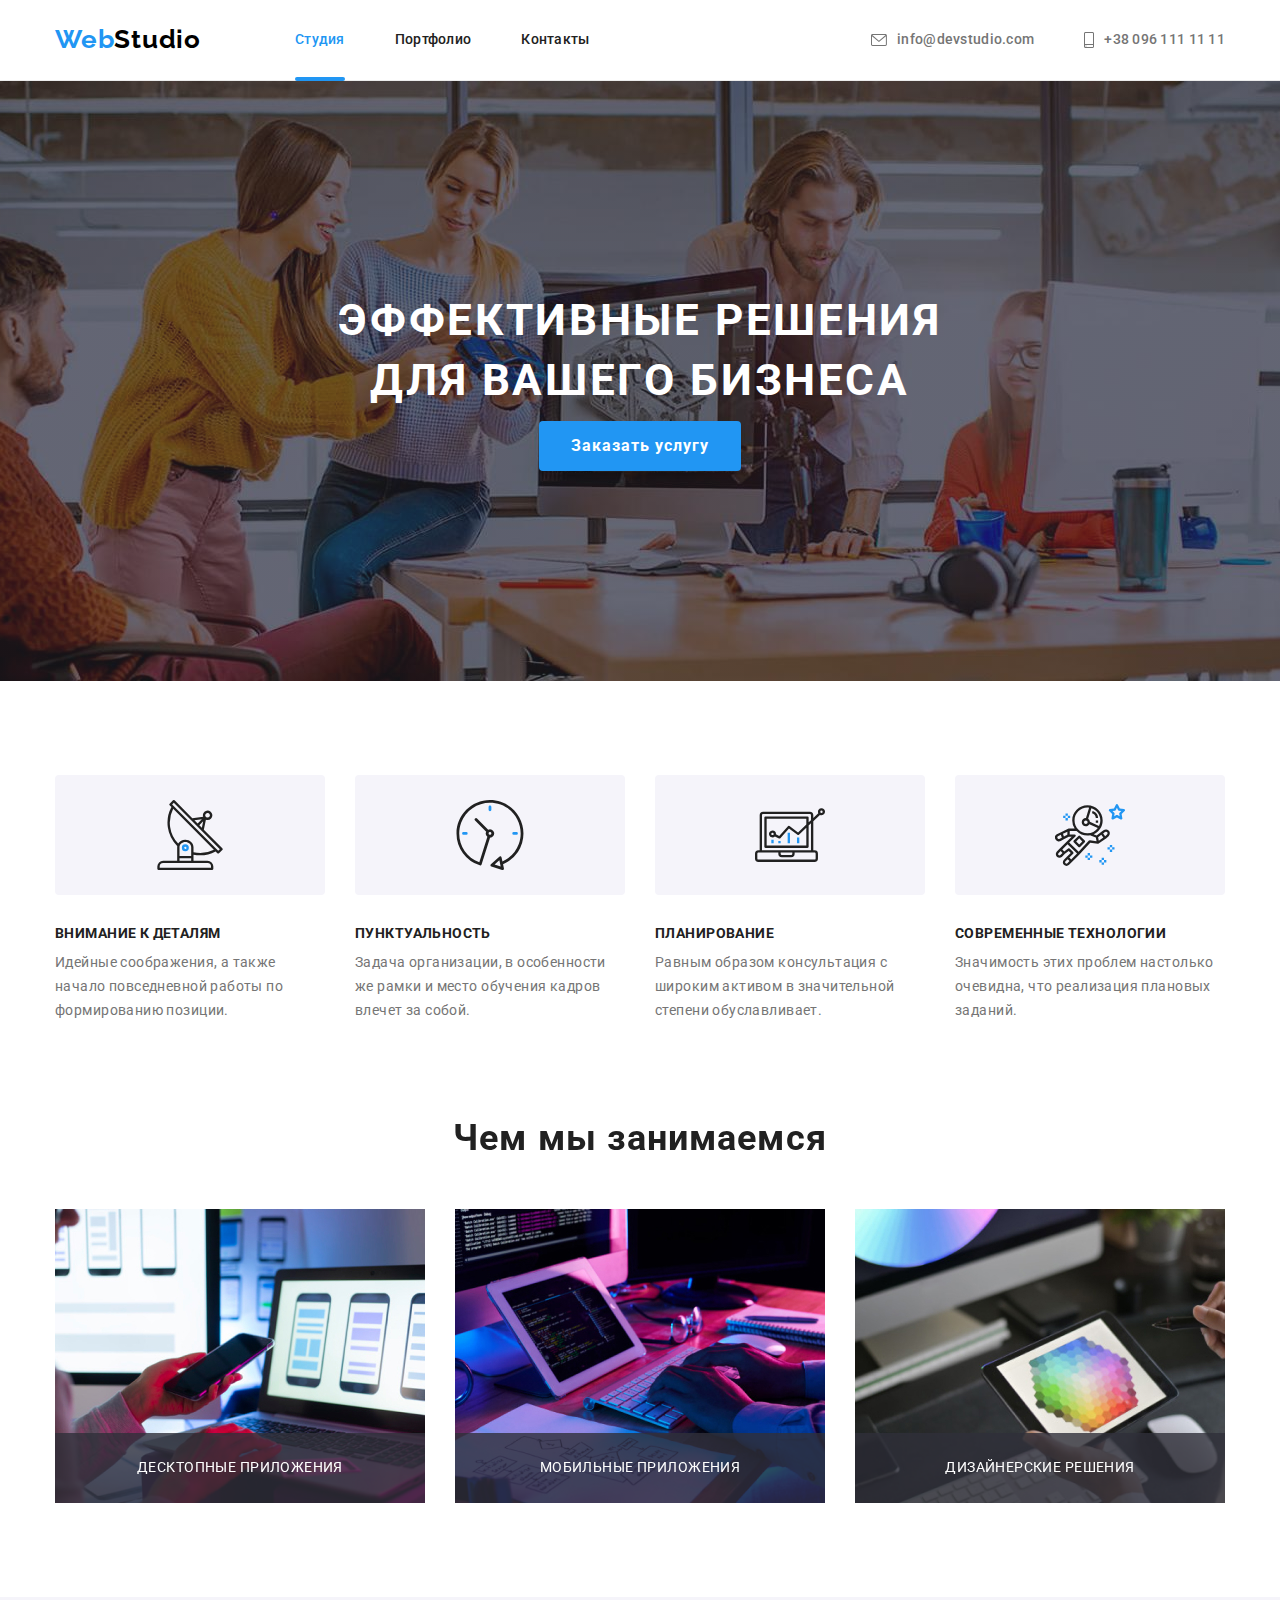
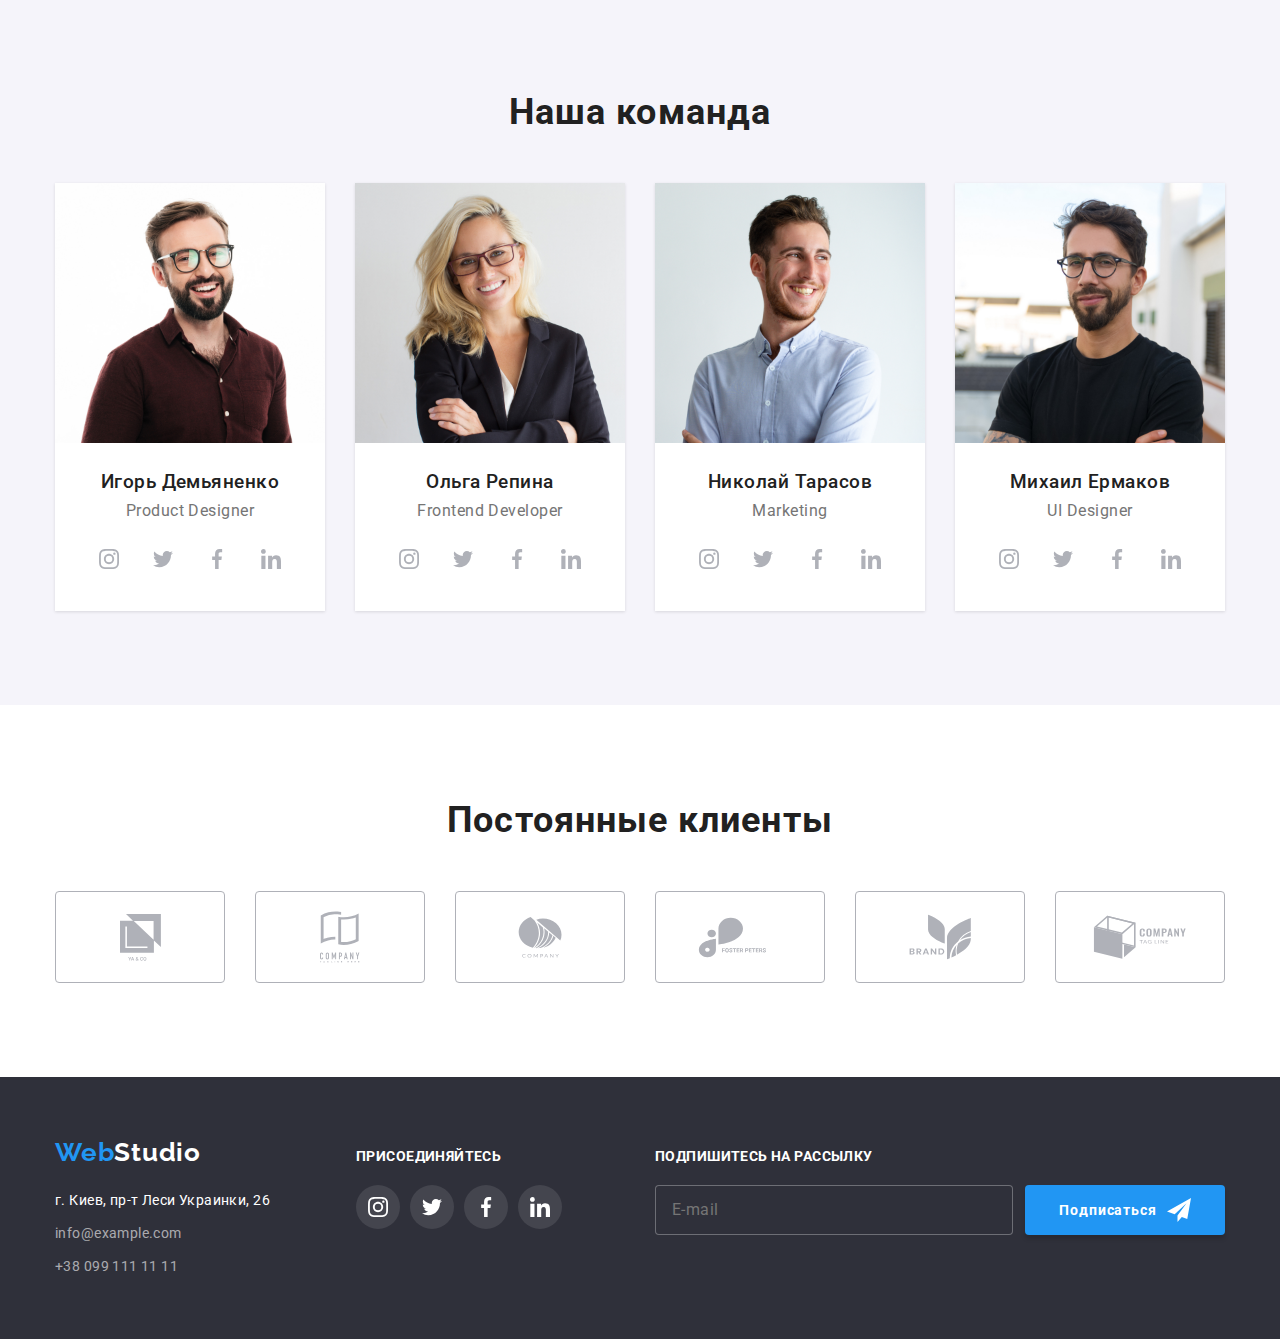
<file: index.html>
<!DOCTYPE html>
<html lang="ru">

<head>
    <meta charset="UTF-8">
    <meta http-equiv="X-UA-Compatible" content="IE=edge">
    <meta name="viewport" content="width=device-width, initial-scale=1.0">
    <title>goit-markup-hw-06</title>
    <link rel="preconnect" href="https://fonts.gstatic.com">
    <link
    href="https://fonts.googleapis.com/css2?family=Raleway:wght@700&family=Roboto:wght@400;500;700;900&display=swap"
    rel="stylesheet">
    <link rel="stylesheet" href="https://cdnjs.cloudflare.com/ajax/libs/modern-normalize/1.0.0/modern-normalize.min.css" />
    <link rel="stylesheet" href="./css/styles.css">
</head>

<body>
    <header class="header">
        <!--My comment-->
        <div class="container head">
            <a href="#" class="logo-link"> <span class="logo">Web</span><span class="logo-item">Studio</span></a>
            <nav class="nav">
                <ul class="nav-list">
                    <li>
                        <a class="nav-list-link current" href="./index.html">Студия</a>
                    </li>
                    <li>
                        <a class="nav-list-link" href="./portfolio.html">Портфолио</a>
                    </li>
                    <li>
                        <a class="nav-list-link" href="#contacts">Контакты</a>
                    </li>
                </ul>
            </nav>
            <ul class="contacts-list">
                <li class="contacts-list-item"> 
                <a class="contacts-list-link" href="mailto:info@devstudio.com ">
                    <svg class="contacts-icon" width="16px" height="12px">
                        <use href="./images/icons.svg#email">
                        </use>
                    </svg>info@devstudio.com</a>
                </li>
                <li class="contacts-list-item">
                <a class="contacts-list-link" href="tel:+380961111111"> 
                    <svg class="contacts-icon" width="10px" height="16px">
                        <use href="./images/icons.svg#phone">
                        </use>
                    </svg>+38 096 111 11 11</a>
                </li>
            </ul>
        </div>
    </header>
    <main>
        <!--Main content-->
        <section class=" section main">
            <div class="container hero">
                <!--Hero-->
                <!-- <div class="hero-title"> -->
        <h1 class="main-title">эффективные решения для вашего бизнеса</h1>
                <!-- </div> -->
                <div class="hero-button">
                    <button class="button-order" data-modal-open type="button">Заказать услугу</button>
                        
                </div>
            </div>
        </section>

        <section class="section our-advantages">
            <!-- Наши преимущества-->
            <div class="container">
                <h2 class="visual-hiden">Наши преимущества</h2>
                <ul class="advantages">
                    <li class="advantegs-item">
                        <div class="advantages-icon">
                            <svg width="70" height="70"> 
                                <use href="./images/icons.svg#antenna"> 
                                </use>
                            </svg>
                        </div>
                        <div class="card-adv-content">
                            <h3 class="caption-title">внимание к деталям</h3>
                                <p class="card-adv-text">Идейные соображения, а также начало повседневной работы по формированию позиции.</p>
                        </div>
                    </li>
                    <li class="advantegs-item">
                        <div class="advantages-icon">
                            <svg width="70" height="70">
                                <use href="./images/icons.svg#clock"> 
                                </use>
                            </svg>
                        </div>                        
                        <div class="card-adv-content">
                            <h3 class="caption-title">пунктуальность</h3>
                                <p class="card-adv-text">Задача организации, в особенности же рамки и место обучения кадров влечет за собой.</p>
                        </div>
                    </li>
                    <li class="advantegs-item">
                        <div class="advantages-icon">
                            <svg width="70" height="70">
                                <use href="./images/icons.svg#diagram">
                                </use>
                            </svg>
                        </div>
                        <div class="card-adv-content">
                            <h3 class="caption-title">планирование</h3>
                                <p class="card-adv-text">Равным образом консультация с широким активом в значительной степени обуславливает.</p>
                        </div>
                    </li>
                    <li class="advantegs-item">
                        <div class="advantages-icon">
                            <svg width="70" height="70">
                                <use href="./images/icons.svg#astronaut">
                                </use>
                            </svg>
                        </div>
                        <div class="card-adv-content">
                            <h3 class="caption-title">современные технологии</h3>
                                <p class="card-adv-text">Значимость этих проблем настолько очевидна, что реализация плановых заданий.</p>
                        </div>
                    </li>
                </ul>
            </div>
        </section>

        <section class="section what-we-do">
            <div class="container ">
                <!--Чем мы занимаемся-->
                <h2 class="heading">Чем мы занимаемся</h2>
                <ul class="img-list">
                <li class="img-list-item"> <img src="./images/telefon.jpg" width="370" alt="разработка приложений на мобильный телефон">
                <div class="what-we-do-overlay">
                    <p class="what-we-do-overlay-text">Десктопные приложения</p>
                </div>
                </li>
                <li class="img-list-item"> <img src="./images/table.jpg" width="370" alt="компьтерный стол">
                <div class="what-we-do-overlay">
                    <p class="what-we-do-overlay-text">Мобильные приложения</p>
                </div>
                </li>
                <li class="img-list-item"> <img src="./images/planshet.jpg" width="370" alt="планшет">
                <div class="what-we-do-overlay">
                    <p class="what-we-do-overlay-text">Дизайнерские решения</p>
                </div>
                </li>
                </ul>
            </div>
        </section>

        <section class="section teams">
            <div class="container our-team">
                <!--Наша команда-->
                <div class="team">
                <h2 class="heading our-teams">Наша команда</h2>
                <ul class="team-list">
                    <li class="item">
                        <article class="card-team">
                        <div class="card-team-thumb">
                        <img src="images/demianenk.jpg" width="270" alt="Игорь Демьяненко">
                        </div>
                        <div class="card-team-content">
                        <h3 class="card-team-name">Игорь Демьяненко</h3>
                        <p class="card-team-text">Product Designer</p>
                        <ul class="social-icon-list">
                            <li class="social-icon-team">
                                <a class="social-icon-link" href="">
                                    <svg class="social-icon" width="20" height="20">
                                        <use href="./images/icons.svg#instagram"></use>
                                    </svg>
                                </a>
                            </li>
                            <li class="social-icon-team">
                                <a class="social-icon-link" href="">
                                    <svg class="social-icon" width="20" height="20">
                                        <use href="./images/icons.svg#twitter"></use>
                                    </svg>
                                </a>
                            </li>
                            <li class="social-icon-team">
                                <a class="social-icon-link" href="">
                                    <svg class="social-icon" width="20" height="20">
                                        <use href="./images/icons.svg#facebook"></use>
                                    </svg>
                                </a>
                            </li>
                            <li class="social-icon-team">
                                <a class="social-icon-link" href="">
                                    <svg class="social-icon" width="20" height="20">
                                        <use href="./images/icons.svg#linkedin"></use>
                                    </svg>
                                </a>
                            </li>
                        </ul>
                        </div>
                        </article>
                        
                    </li>
                    <li class="item">
                        <article class="card-team">
                        <div class="card-team-thumb">
                        <img src="images/repin.jpg" width="270" alt="Ольга Репина">
                        </div>
                        <div class="card-team-content">
                        <h3 class="card-team-name">Ольга Репина</h3>
                        <p class="card-team-text">Frontend Developer</p>
                        <ul class="social-icon-list">
                            <li class="social-icon-team">
                                <a class="social-icon-link" href="">
                                    <svg class="social-icon" width="20" height="20">
                                        <use href="./images/icons.svg#instagram"></use>
                                    </svg>
                                </a>
                            </li>
                            <li class="social-icon-team">
                                <a class="social-icon-link" href="">
                                    <svg class="social-icon" width="20" height="20">
                                        <use href="./images/icons.svg#twitter"></use>
                                    </svg>
                                </a>
                            </li>
                            <li class="social-icon-team">
                                <a class="social-icon-link" href="">
                                    <svg class="social-icon" width="20" height="20">
                                        <use href="./images/icons.svg#facebook"></use>
                                    </svg>
                                </a>
                            </li>
                            <li class="social-icon-team">
                                <a class="social-icon-link" href="">
                                    <svg class="social-icon" width="20" height="20">
                                        <use href="./images/icons.svg#linkedin"></use>
                                    </svg>
                                </a>
                            </li>
                        </ul>
                        </div>
                        </article>
                    </li>
                    <li class="item">
                        <article class="card-team">
                        <div class="card-team-thumb">
                        <img src="images/taraso.jpg" width="270" alt="Николай Тарасов">
                        </div>
                        <div class="card-team-content">
                        <h3 class="card-team-name">Николай Тарасов</h3>
                        <p class="card-team-text">Marketing</p>
                        <ul class="social-icon-list">
                            <li class="social-icon-team">
                                <a class="social-icon-link" href="">
                                    <svg class="social-icon" width="20" height="20">
                                        <use href="./images/icons.svg#instagram"></use>
                                    </svg>
                                </a>
                            </li>
                            <li class="social-icon-team">
                                <a class="social-icon-link" href="">
                                    <svg class="social-icon" width="20" height="20">
                                        <use href="./images/icons.svg#twitter"></use>
                                    </svg>
                                </a>
                            </li>
                            <li class="social-icon-team">
                                <a class="social-icon-link" href="">
                                    <svg class="social-icon" width="20" height="20">
                                        <use href="./images/icons.svg#facebook"></use>
                                    </svg>
                                </a>
                            </li>
                            <li class="social-icon-team">
                                <a class="social-icon-link" href="">
                                    <svg class="social-icon" width="20" height="20">
                                        <use href="./images/icons.svg#linkedin"></use>
                                    </svg>
                                </a>
                            </li>
                        </ul>
                        </div>
                        </article>
                    </li>
                    <li class="item">
                        <article class="card-team">
                        <div class="card-team-thumb">
                        <img src="images/ermak.jpg" width="270" alt="Михаил Ермаков">
                        </div>
                        <div class="card-team-content">
                        <h3 class="card-team-name">Михаил Ермаков</h3>
                        <p class="card-team-text">UI Designer</p>
                        <ul class="social-icon-list">
                            <li class="social-icon-team">
                                <a class="social-icon-link" href="">
                                    <svg class="social-icon" width="20" height="20">
                                        <use href="./images/icons.svg#instagram"></use>
                                    </svg>
                                </a>
                            </li>
                            <li class="social-icon-team">
                                <a class="social-icon-link" href="">
                                    <svg class="social-icon" width="20" height="20">
                                        <use href="./images/icons.svg#twitter"></use>
                                    </svg>
                                </a>
                            </li>
                            <li class="social-icon-team">
                                <a class="social-icon-link" href="">
                                    <svg class="social-icon" width="20" height="20">
                                        <use href="./images/icons.svg#facebook"></use>
                                    </svg>
                                </a>
                            </li>
                            <li class="social-icon-team">
                                <a class="social-icon-link" href="">
                                    <svg class="social-icon" width="20" height="20">
                                        <use href="./images/icons.svg#linkedin"></use>
                                    </svg>
                                </a>
                            </li>
                        </ul>
                        </div>
                        </article>
                    </li>
                </ul>
                </div>
            </div>
        </section>
        <section class="partners">
        <div class="container">
         <h2 class="heading">Постоянные клиенты</h2>   
        <ul class="partners-icon-list">
            <li class="partners-item">
                <a class="partners-icon-link" href="">
                    <svg class="partners-icon" width="41" height="47">
                        <use href="./images/icons.svg#yago"></use>
                    </svg>
                    </a>
                </li>
            <li class="partners-item">
                <div class="partners-icon-thumb">
                <a class="partners-icon-link" href="">
                    <svg class="partners-icon" width="40" height="52">
                        <use href="./images/icons.svg#companyteg"></use>
                    </svg>
                </a>
                </div>
            </li>
            <li class="partners-item">
                <div class="partners-icon-thumb">
                <a class="partners-icon-link" href="">
                    <svg class="partners-icon" width="44" height="42">
                        <use href="./images/icons.svg#company"></use>
                    </svg>
                </a>
                </div>
            </li>
            <li class="partners-item">
                <div class="partners-icon-thumb">
                <a class="partners-icon-link" href="">
                    <svg class="partners-icon" width="85" height="41">
                        <use href="./images/icons.svg#foster"></use>
                    </svg>
                </a>
                </div>
            </li>
            <li class="partners-item">
                <div class="partners-icon-thumb">
                <a class="partners-icon-link" href="">
                    <svg class="partners-icon" width="63" height="46">
                        <use href="./images/icons.svg#brand"></use>
                    </svg>
                </a>
                </div>
            </li>
            <li class="partners-item">
                <div class="partners-icon-thumb">
                <a class="partners-icon-link" href="">
                    <svg class="partners-icon" width="94" height="44">
                        <use href="./images/icons.svg#teghere"></use>
                    </svg>
                </a>
                </div>
            </li>
        </ul>
        </div>
        </section>

    </main>
    <footer class="footer">
        <div class="container foot">
            <!--copyrite-->
            <div class="foot-id">
                <a href="#" class="logo-link-foot"> <span class="logo">Web</span><span class="logo-item-foot">Studio</span></a>
            <address id="contacts">
                <ul class="contacts-list-foot">
                    <li>
                        <p class="text">г. Киев, пр-т Леси Украинки, 26</p>
                    </li>
                    <li><a class="link mail" href="mailto:info@example.com">info@example.com</a> </li>
                    <li><a class="link tel" href="tel:+380991111111">+38 099 111 11 11</a> </li>
                </ul>
            </address>
            </div>
            <div class="connect">
                <p class="connect-title">присоединяйтесь</p>
                <ul class="social-connect-list">
                    <li class="social-connect-item">
                        <a class="social-connect-link" href="">
                            <svg class="social-connect-icon" width="20" height="20">
                                <use href="./images/icons.svg#instagram"></use>
                            </svg>
                        </a>
                    </li>
                    <li class="social-connect-item">
                        <a class="social-connect-link" href="">
                            <svg class="social-connect-icon" width="20" height="20">
                                <use href="./images/icons.svg#twitter"></use>
                            </svg>
                        </a>
                    </li>
                    <li class="social-connect-item">
                        <a class="social-connect-link" href="">
                            <svg class="social-connect-icon" width="20" height="20">
                                <use href="./images/icons.svg#facebook"></use>
                            </svg>
                        </a>
                    </li>
                    <li class="social-connect-item">
                        <a class="social-connect-link" href="">
                            <svg class="social-connect-icon" width="20" height="20">
                                <use href="./images/icons.svg#linkedin"></use>
                            </svg>
                        </a>
                    </li>
                </ul>
            </div>
            <div class="subscribe">
                <p class="subscribe-title">Подпишитесь на рассылку</p>
                <form class="form-subscribe" autocomplete="off">
                    
                    <label class="subscribe-field"> 
                        <input class="subscribe-input" type="text" placeholder="E-mail">
                    </label>
                    <button class="subscribe-button" type="submit"><span class="button-label">Подписаться</span>
                        <svg class="send" width="24px" height="24px">
                            <use href="./images/icons.svg#send"></use>
                        </svg>
                    </button>
                </form>
                
            </div>
        </div>
        
    </footer>
    <div class="backdrop is-hidden" data-modal>
        <div class="modal">
            <button class="close" data-modal-close>
                <svg class="close-icon" width="18" height="18">
                    <use href="./images/icons.svg#close"></use>
                </svg>
            </button>
            <form class="form" autocomplete="off">
                <p class="form-title">Оставьте свои данные, мы вам перезвоним</p>
                <div class="form-field">
                    <input class="form-input" type="text" name="name" id="user-name" autofocus placeholder=" "
                        autocomplete="off" />
                    <label class="form-label" for="user-name">Имя</label>
                    <span class="field-icon">
                        <svg class="form-icon" width="18" height="18">
                            <use href="./images/icons.svg#user-form"></use>
                        </svg>
                    </span>
                </div>
                <div class="form-field">
                    <input class="form-input" type="tel" name="tel" id="tel" autocomplete="off">
                    <label class="form-label" for="tel">Телефон</label>
                    <span class="field-icon">
                        <svg class="form-icon" width="18" height="18">
                            <use href="./images/icons.svg#phone-form"></use>
                        </svg>
                    </span>
                </div>
                <div class="form-field">
                    <input class="form-input" type="email" name="email" id="email" autocomplete="off">
                    <label class="form-label" for="email">Почта</label>
                    <span class="field-icon">
                        <svg class="form-icon" width="18" height="18">
                            <use href="./images/icons.svg#email-form"></use>
                        </svg>
                    </span>
                </div>
                <div class="form-field">
                    <textarea class="form-input-textarea" name="feedback" id="feedback" rows="5"
                        placeholder="Введите текст"></textarea>
                    <label class="form-label-textarea" for="feedback">Комментарий</label>
                </div>
    
                <label class="check option">
                    <input class="check-input" type="checkbox" name="check" required="">
                    <span class="check-box"> </span>Соглашаюсь с рассылкой и принимаю <a class="license-link" href="">
                        Условия договора</a></label>
    
                <button class="submit-bth" type="submit">Отправить</button>
            </form>
        </div>
    </div>
<!-- Скрипт на модалку -->
    <script src="./js/modal.js"></script>
    
</body>
    
</html>
</file>
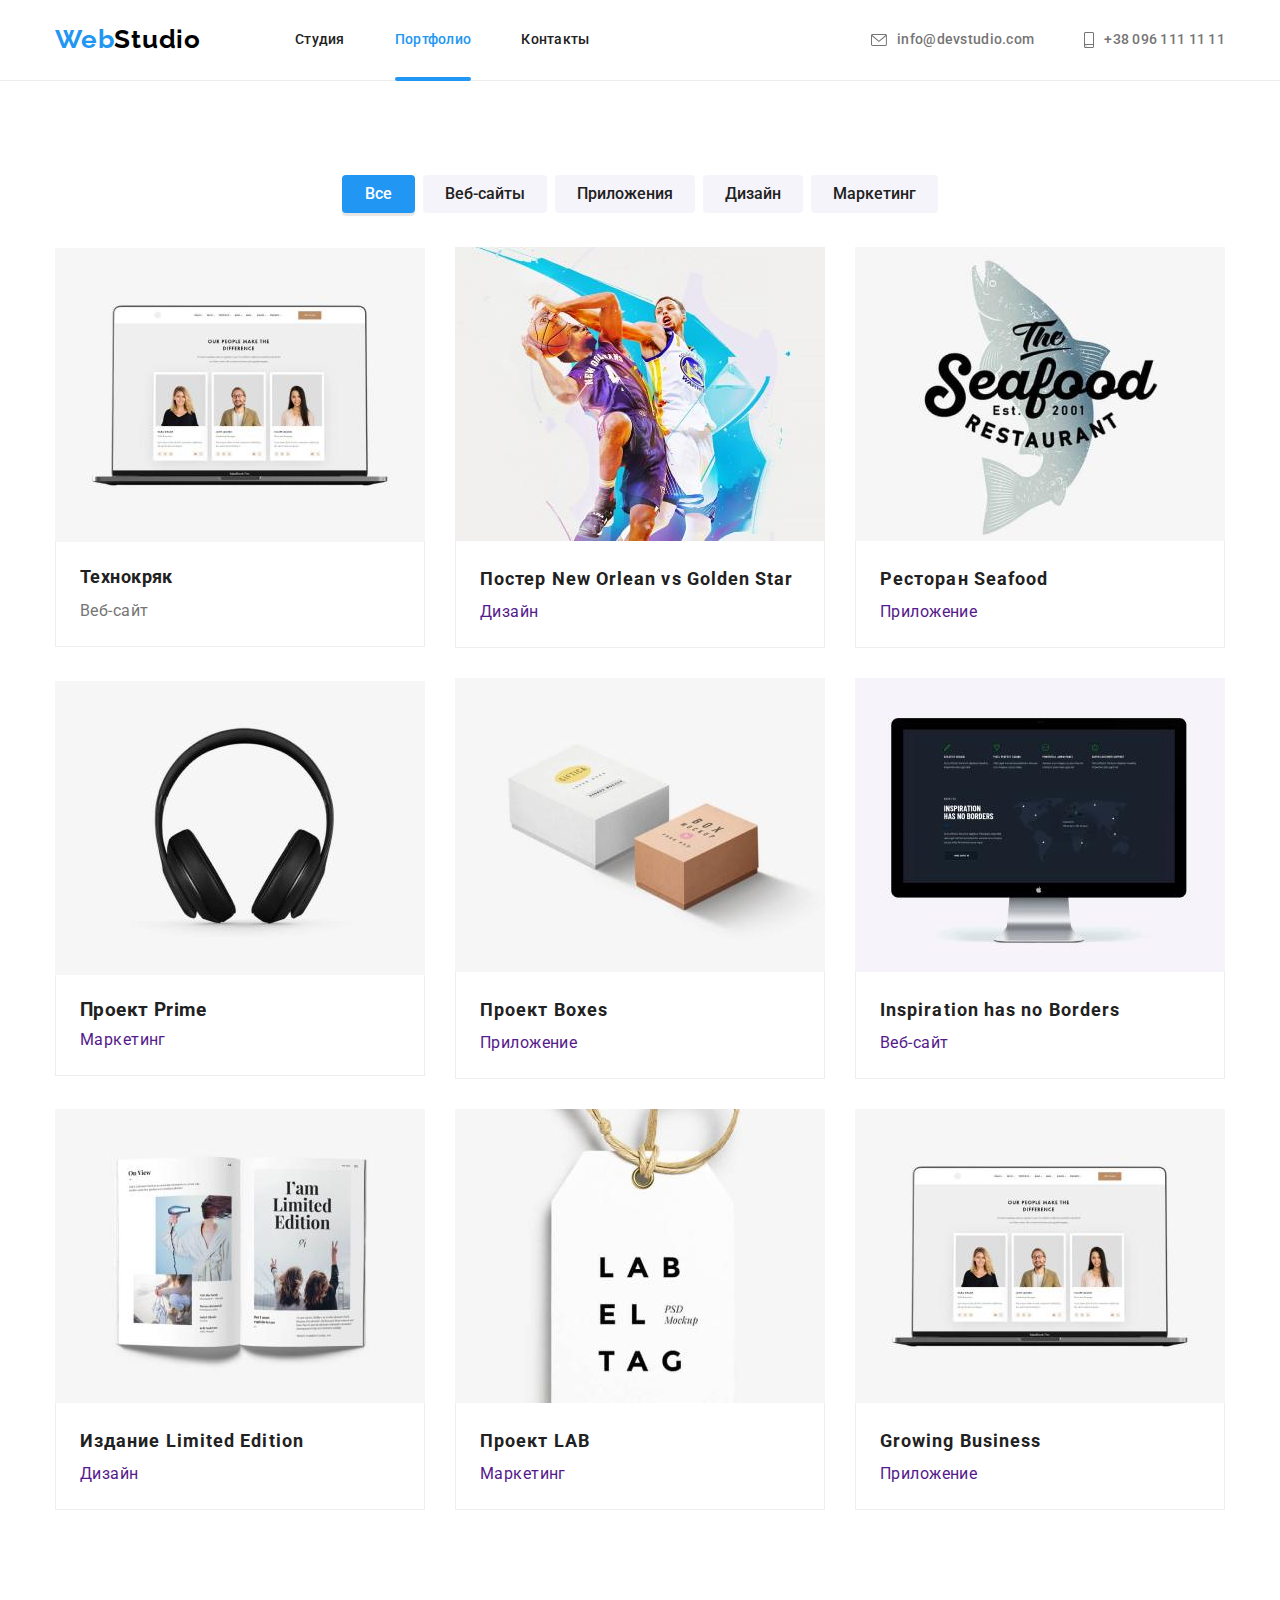
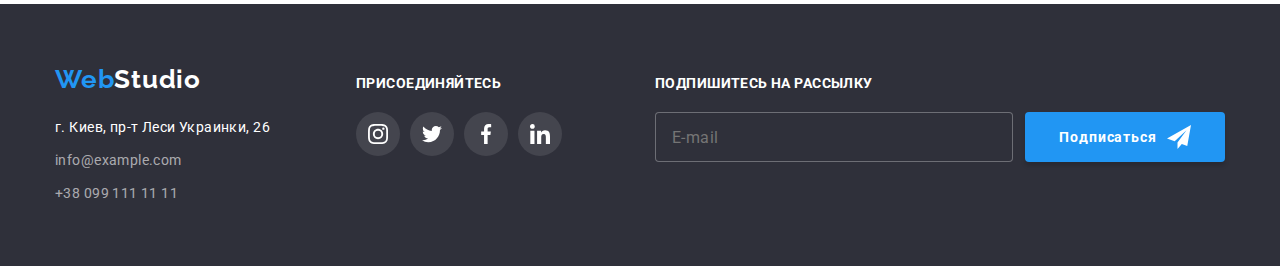
<file: portfolio.html>
<!DOCTYPE html>
<html lang="ru">

<head>
    <meta charset="UTF-8">
    <meta http-equiv="X-UA-Compatible" content="IE=edge">
    <meta name="viewport" content="width=device-width, initial-scale=1.0">
    <title>goit-markup-hw-06</title>
    <link rel="preconnect" href="https://fonts.gstatic.com">
    <link
        href="https://fonts.googleapis.com/css2?family=Raleway:wght@700&family=Roboto:wght@400;500;700;900&display=swap"
        rel="stylesheet">
    <link rel="stylesheet"
        href="https://cdnjs.cloudflare.com/ajax/libs/modern-normalize/1.0.0/modern-normalize.min.css" />
    <link rel="stylesheet" href="./css/styles.css">
</head>

<body>
    <header class="header">
        <!--My comment-->
        <div class="container head">
            <a href="#" class="logo-link"> <span class="logo">Web</span><span class="logo-item">Studio</span></a>
            <nav class="nav">
                <ul class="nav-list">
                    <li>
                        <a class="nav-list-link" href="./index.html">Студия</a>
                    </li>
                    <li>
                        <a class="nav-list-link current" href="./portfolio.html">Портфолио</a>
                    </li>
                    <li>
                        <a class="nav-list-link" href="#contacts">Контакты</a>
                    </li>
                </ul>
            </nav>
            <ul class="contacts-list">
                <li class="contacts-list-item">
                    <a class="contacts-list-link" href="mailto:info@devstudio.com ">
                        <svg class="contacts-icon" width="16px" height="12px">
                            <use href="./images/icons.svg#email">
                            </use>
                        </svg>info@devstudio.com</a>
                </li>
                <li class="contacts-list-item">
                    <a class="contacts-list-link" href="tel:+380961111111">
                        <svg class="contacts-icon" width="10px" height="16px">
                            <use href="./images/icons.svg#phone">
                            </use>
                        </svg>+38 096 111 11 11</a>
                </li>
            </ul>
        </div>
    </header>
    <main>
        <!--PORTFOLIO-->
        <section class="section">
            <div class="container our-products">
                <h1 class="title-portfolio visual-hiden">Наши продукты</h1>
                <ul class="button-list">
                    <li class="products-button">
                        <button class="button sellect-but" type="button">Все</button>
                    </li>
                    <li class="products-button">
                        <button class="button" type="button">Веб-сайты</button>
                    </li>
                    <li class="products-button">
                        <button class="button" type="button">Приложения</button>
                    </li>
                    <li class="products-button">
                        <button class="button" type="button">Дизайн</button>
                    </li>
                    <li class="products-button">
                        <button class="button" type="button">Маркетинг</button>
                    </li>
                </ul>
                <ul class="products-list">
                    <li class="products-list-item">
                        <a href="" class="products-card">
                            <div class="products-thumb">
                                <img class="products-img" src="./images/technokriak.jpg" alt="" width="370">
                                <div class="products-overlay">
                                    <p class="products-text">Технокряк это современная площадка распространения
                                        коронавируса. Компании используют эту платформу для цифрового
                                        шпионажа и атак на защищённые сервера конкурентов.</p>
                                </div>
                            </div>
                            <div class="card-content">
                                <h3 class="card-title">Технокряк</h3>
                                <p class="card-text">Веб-сайт</p>
                            </div>

                        </a>
                    </li>

                    <li class="products-list-item" >
                        <a href="" class="products-card">
                            <div class="products-thumb">
                                <img src="./images/poster-new-orlean.jpg" alt="" width="370">
                                <div class="products-overlay">
                                    <p class="products-text">Технокряк это современная площадка распространения
                                        коронавируса. Компании используют эту платформу для цифрового
                                        шпионажа и атак на защищённые сервера конкурентов.</p>
                                </div>
                            </div>
                            <div class="card-content">
                                <h3 class="title"> Постер New Orlean vs Golden Star </h3>
                                <p>Дизайн</p>
                            </div>
                        </a>
                    </li>

                    <li class="products-list-item">
                        <a href="" class="products-card">
                            <div class="products-thumb">
                                <img src="./images/restoran-seafood.jpg" alt="" width="370">
                                <div class="products-overlay">
                                    <p class="products-text">Технокряк это современная площадка распространения
                                        коронавируса. Компании используют эту платформу для цифрового
                                        шпионажа и атак на защищённые сервера конкурентов.</p>
                                </div>
                            </div>
                            <div class="card-content">
                                <h3 class="title">Ресторан Seafood</h3>
                                <p>Приложение</p>
                            </div>
                        </a>
                    </li>

                    <li class="products-list-item">
                        <a href="" class="products-card">
                            <div class="products-thumb">
                                <img src="./images/proekt-prime.jpg" alt="" width="370">
                                <div class="products-overlay">
                                    <p class="products-text">Технокряк это современная площадка распространения
                                        коронавируса. Компании используют эту платформу для цифрового
                                        шпионажа и атак на защищённые сервера конкурентов.</p>
                                </div>
                            </div>
                            <div class="card-content">
                                <h3>Проект Prime</h3>
                                <p>Маркетинг</p>
                            </div>
                        </a>
                    </li>

                    <li class="products-list-item">
                        <a href="" class="products-card">
                            <div class="products-thumb">
                                <img src="./images/projekt-boxes.jpg" alt="" width="370">
                                <div class="products-overlay">
                                    <p class="products-text">Технокряк это современная площадка распространения
                                        коронавируса. Компании используют эту платформу для цифрового
                                        шпионажа и атак на защищённые сервера конкурентов.</p>
                                </div>
                            </div>
                            <div class="card-content">
                                <h3 class="title">Проект Boxes</h3>
                                <p>Приложение</p>
                            </div>
                        </a>
                    </li>

                    <li class="products-list-item">
                        <a href="" class="products-card">
                            <div class="products-thumb">
                                <img src="./images/inspiration-has-no-borders.jpg" alt="" width="370">
                                <div class="products-overlay">
                                    <p class="products-text">Технокряк это современная площадка распространения
                                        коронавируса. Компании используют эту платформу для цифрового
                                        шпионажа и атак на защищённые сервера конкурентов.</p>
                                </div>
                            </div>
                            <div class="card-content">
                                <h3 class="title">Inspiration has no Borders</h3>
                                <p>Веб-сайт</p>
                            </div>
                        </a>
                    </li>

                    <li class="products-list-item">
                        <a href="" class="products-card">
                            <div class="products-thumb">
                                <img src="./images/limited-edition.jpg" alt="" width="370">
                                <div class="products-overlay">
                                    <p class="products-text">Технокряк это современная площадка распространения
                                        коронавируса. Компании используют эту платформу для цифрового
                                        шпионажа и атак на защищённые сервера конкурентов.</p>
                                </div>
                            </div>
                            <div class="card-content">
                                <h3 class="title">Издание Limited Edition</h3>
                                <p>Дизайн</p>
                            </div>
                        </a>
                    </li>

                    <li class="products-list-item">
                        <a href="" class="products-card">
                            <div class="products-thumb">
                                <img src="./images/project-lab-el-tag.jpg" alt="" width="370">
                                <div class="products-overlay">
                                    <p class="products-text">Технокряк это современная площадка распространения
                                        коронавируса. Компании используют эту платформу для цифрового
                                        шпионажа и атак на защищённые сервера конкурентов.</p>
                                </div>
                            </div>
                            <div class="card-content">
                                <h3 class="title">Проект LAB</h3>
                                <p>Маркетинг</p>
                            </div>
                        </a>
                    </li>

                    <li class="products-list-item">
                        <a href="" class="products-card">
                            <div class="products-thumb">
                                <img src="./images/technokriak.jpg" alt="" width="370">
                                <div class="products-overlay">
                                    <p class="products-text">Технокряк это современная площадка распространения
                                        коронавируса. Компании используют эту платформу для цифрового
                                        шпионажа и атак на защищённые сервера конкурентов.</p>
                                </div>
                            </div>
                            <div class="card-content">
                                <h3 class="title">Growing Business</h3>
                                <p>Приложение</p>
                            </div>
                        </a>
                    </li>
                </ul>
            </div>
        </section>

    </main>
    <footer class="footer">
        <div class="container foot">
            <!--copyrite-->
            <div class="foot-id">
                <a href="#" class="logo-link-foot"> <span class="logo">Web</span><span
                        class="logo-item-foot">Studio</span></a>
                <address id="contacts">
                    <ul class="contacts-list-foot">
                        <li>
                            <p class="text">г. Киев, пр-т Леси Украинки, 26</p>
                        </li>
                        <li><a class="link mail" href="mailto:info@example.com">info@example.com</a> </li>
                        <li><a class="link tel" href="tel:+380991111111">+38 099 111 11 11</a> </li>
                    </ul>
                </address>
            </div>
            <div class="connect">
                <p class="connect-title">присоединяйтесь</p>
                <ul class="social-connect-list">
                    <li class="social-connect-item">
                        <a class="social-connect-link" href="">
                            <svg class="social-connect-icon" width="20" height="20">
                                <use href="./images/icons.svg#instagram"></use>
                            </svg>
                        </a>
                    </li>
                    <li class="social-connect-item">
                        <a class="social-connect-link" href="">
                            <svg class="social-connect-icon" width="20" height="20">
                                <use href="./images/icons.svg#twitter"></use>
                            </svg>
                        </a>
                    </li>
                    <li class="social-connect-item">
                        <a class="social-connect-link" href="">
                            <svg class="social-connect-icon" width="20" height="20">
                                <use href="./images/icons.svg#facebook"></use>
                            </svg>
                        </a>
                    </li>
                    <li class="social-connect-item">
                        <a class="social-connect-link" href="">
                            <svg class="social-connect-icon" width="20" height="20">
                                <use href="./images/icons.svg#linkedin"></use>
                            </svg>
                        </a>
                    </li>
                </ul>
            </div>
            <div class="subscribe">
                <p class="subscribe-title">Подпишитесь на рассылку</p>
                <form class="form-subscribe" autocomplete="off">
    
                    <label class="subscribe-field">
                        <input class="subscribe-input" type="text" placeholder="E-mail">
                    </label>
                    <button class="subscribe-button" type="submit"><span class="button-label">Подписаться</span>
                        <svg class="send" width="24px" height="24px">
                            <use href="./images/icons.svg#send"></use>
                        </svg>
                    </button>
                </form>
    
            </div>
        </div>
    
    </footer>
</body>

</html>
</file>
<file: css/styles.css>
:root {
  --active-color: #2196f3;
  --white-color: #ffffff;
  --text-color: #757575;
  --main-font: "Roboto", sans-serif;
  --accent-font: "Raleway", sans-serif;
  --title-color: #212121;
  --button-background: #f5f4fa;
  --button-background-active: #2196f3;
  --back-dark: #2f303a;
  --foot-contact-text: rgba(255, 255, 255, 0.6);
  --back-color-order: #188ce8;
  --card-set-gap: 30px;
  --card-content-bc: #eeeeee;
  --icon-color: #afb1b8;
  --icon-connect: rgba(255, 255, 255, 0.1);
}
* {
  margin: 0;
  padding: 0;
}
/* BODY STYLE */
body {
  background-color: var(--white-color);
  font-family: var(--main-font);
  color: var(--text-color);
  font-size: 14px;
  line-height: 1.71em;
  letter-spacing: 0.03em;
}
.container {
  width: 1200px;
  padding-left: 15px;
  padding-right: 15px;
  margin-left: auto;
  margin-right: auto;
}
.section {
  padding: 94px 0;
  margin-left: auto;
  margin-right: auto;
}
ul {
  list-style: none;
}
a {
  text-decoration: none;
}
a:active {
  color: var(--active-color);
}
h1,
h2,
h3,
h4,
h5,
h6 {
  color: var(--title-color);
  margin: 0;
}

p {
  margin: 0;
}

img {
  display: block;
  max-width: 100%;
  height: auto;
}

/* HEDER STYLES */
.head {
  display: flex;
  align-items: center;
  margin-bottom: 0;
}
.header {
  border-bottom: 1px solid #ececec;
}
.nav-list {
  display: flex;
  flex-direction: row;
}
.nav-list > li:not(:last-child) {
  margin-right: 50px;
}
.logo {
  color: var(--active-color);
}
.logo-item {
  color: #000000;
}
.logo-link {
  font-family: var(--accent-font);
  font-weight: 700;
  font-size: 26px;
  line-height: 1.19em;
  letter-spacing: 0.03em;
  margin-right: 94px;
  padding-top: 24px;
  padding-bottom: 25px;
}
.nav a:hover,
.nav a:focus,
.nav .current {
  color: var(--active-color);
}

.nav-list-link {
  font-weight: 500;
  font-size: 14px;
  line-height: 1.14em;
  letter-spacing: 0.02em;
  color: var(--title-color);
  display: flex;
  flex-direction: row;
  align-items: center;
  text-decoration: none;
  padding-top: 32px;
  padding-bottom: 32px;
  transition: color 250ms cubic-bezier(0.4, 0, 0.2, 1);
}

.current {
  position: relative;
}
.current::after {
  position: absolute;
  content: " ";
  left: 0;
  bottom: -1px;
  display: block;
  width: 100%;
  height: 4px;
  border-radius: 2px;
  background-color: var(--button-background-active);
}

.contacts-list {
  line-height: 1.14em;
  display: inline-flex;
  margin-left: auto;
}
.contacts-list-link {
  text-decoration: none;
  display: flex;
  flex-direction: row;
  font-style: normal;
  font-weight: 500;
  letter-spacing: 0.02em;
  color: inherit;
  padding-top: 32px;
  padding-bottom: 32px;
  align-items: center;
  transition: color 250ms cubic-bezier(0.4, 0, 0.2, 1);
}
.contacts-list-link:hover,
.contacts-list-link:focus {
  color: var(--active-color);
}
.contacts-list > li:not(:last-child) {
  margin-right: 50px;
}
.contacts-icon {
  fill: currentColor;
  margin-right: 10px;
}

/* HERO SECTION  */
.main {
  height: 600px;
  max-width: 1600px;
  display: flex;
  background-image: linear-gradient(
      rgba(47, 48, 58, 0.4),
      rgba(47, 48, 58, 0.4)
    ),
    url(../images/hero-bc.jpg);
  background-size: cover;
  background-position: center;
  margin-left: auto;
  margin-right: auto;
  padding: 0;
}
.hero {
  display: flex;
  align-items: center;
  justify-content: center;
  flex-direction: column;
  flex-wrap: wrap;
}
.main-title {
  color: var(--white-color);
  font-size: 44px;
  line-height: 1.36em;
  letter-spacing: 0.06em;
  text-align: center;
  justify-content: center;
  width: 696px;
  margin-left: auto;
  margin-right: auto;
}
.hero-title {
  display: flex;
  text-align: center;
  justify-content: center;
  align-items: center;
}
.hero .main-title,
.advantages .caption-title,
.connect-title {
  text-transform: uppercase;
}
.visual-hiden {
  visibility: hidden;
  position: absolute;
  clip: rect(0 0 0 0);
  width: 1px;
  height: 1px;
  margin: -1px;
}
.button-order {
  display: inline-block;
  font-weight: 700;
  font-size: 16px;
  line-height: 1.88em;
  color: var(--white-color);
  background-color: var(--button-background-active);
  letter-spacing: 0.06em;
  padding: 10px 32px;
  cursor: pointer;
  border: none;
  box-shadow: 0px 4px 4px rgba(0, 0, 0, 0.15);
  border-radius: 4px;
  transition: color 250ms cubic-bezier(0.4, 0, 0.2, 1),
    background-color 250ms cubic-bezier(0.4, 0, 0.2, 1);
}
.hero-button {
  display: flex;
  justify-content: center;
  margin-top: 10px;
}
.button.order:hover,
.button.order:focus {
  background-color: var(--back-color-order);
  cursor: pointer;
}
.backdrop {
  position: fixed;
  top: 0;
  left: 0;
  width: 100%;
  height: 100%;
  background-color: rgba(0, 0, 0, 0.2);
  transition: opacity 250ms cubic-bezier(0.4, 0, 0.2, 1);
  opacity: 1;
}
/* Modal */
.backdrop.is-hidden {
  opacity: 0;
  pointer-events: none;
}
.close {
  position: absolute;
  width: 30px;
  height: 30px;
  cursor: pointer;
  margin-top: 8px;
  margin-right: 8px;
  background: #ffffff;
  border: 1px solid rgba(0, 0, 0, 0.1);
  border-radius: 50%;
}

.close-icon {
  position: absolute;
  transform: translate(-50%, -50%);
  fill: #000000;
  transition: fill 250ms cubic-bezier(0.4, 0, 0.2, 1);
}
.close:hover .close-icon {
  fill: var(--active-color);
}
.close:focus-within .close-icon {
  fill: var(--active-color);
}
.modal {
  position: absolute;
  top: 50%;
  left: 50%;
  transform: translate(-50%, -50%);
  height: 581px;
  width: 528px;
  display: flex;
  visibility: visible;
  justify-content: flex-end;
  align-items: flex-start;
  background-color: #fff;
  box-shadow: 0px 1px 3px rgba(0, 0, 0, 0.12), 0px 1px 1px rgba(0, 0, 0, 0.14),
    0px 2px 1px rgba(0, 0, 0, 0.2);
  border-radius: 4px;
  z-index: 5100;
}
/* Form */
.form {
  padding: 40px;
}
.form-field {
  position: relative;
  display: flex;
  flex-direction: column;
  margin-bottom: 28px;
}
.form-input:focus,
.form-input:hover {
  border: 1px solid var(--active-color);
  outline: none;
  cursor: pointer;
}
.form-input:focus-within ~ .field-icon {
  color: var(--active-color);
}
.form-title {
  font-weight: 700;
  font-size: 20px;
  line-height: 1.17em;
  letter-spacing: 0.03em;
  color: var(--title-color);
  margin-bottom: 30px;
}
.form-input {
  margin: 0;
  padding: 0;
  padding-left: 42px;
  color: #000000;
  border: 1px solid rgba(33, 33, 33, 0.2);
  border-radius: 4px;
  height: 40px;
  transition: border 250ms cubic-bezier(0.4, 0, 0.2, 1);
}
.form-textarea {
  margin: 0;
  padding: 0;
  padding-left: 42px;
  border: 1px solid rgba(33, 33, 33, 0.2);
  border-radius: 4px;
}
.form-label {
  position: absolute;
  top: 50%;
  left: 0;
  display: inline-block;
  transform: translateY(-42px);
}
.form-label-textarea {
  position: absolute;
  top: 0%;
  left: 0;
  display: inline-block;
  transform: translateY(-22px);
}
.form-field textarea {
  border: 1px solid rgba(33, 33, 33, 0.2);
  border-radius: 4px;
  padding: 12px 16px;
  resize: none;
}
.form-field textarea::placeholder {
  font-size: 12px;
  line-height: 1.17;
  letter-spacing: 0.01em;
  color: rgba(117, 117, 117, 0.5);
}
.field-icon {
  position: absolute;
  top: 50%;
  left: 15px;
  display: block;
  transform: translateY(-50%);
  color: #000;
}
.form-icon {
  fill: currentColor;
}
.option {
  position: relative;
  display: block;
  margin-bottom: 30px;
}
.check {
  padding-left: 36px;
}
.check-input {
  position: absolute;
  margin: -1px;
  width: 1px;
  height: 1px;
  border: 0;
  padding: 0;
  clip: rect(0 0 0 0);
  overflow: hidden;
}
.check-box {
  position: absolute;
  display: inline-block;
  width: 16px;
  height: 15px;
  top: 4px;
  left: 0;
  margin-left: 12px;
  border: 2px solid black;
  border-radius: 4px;
}
.check-input:focus + .check-box {
  border-color: var(--active-color);
}
.check-input:checked + .check-box {
  border-color: transparent;
  background-color: var(--button-background-active);
  background-size: contain;
  background-image: url("../images/check.svg");
}
.license-link {
  color: var(--active-color);
  text-decoration: underline;
}
.submit-bth {
  display: flex;
  align-items: center;
  font-weight: 700;
  font-size: 16px;
  line-height: 1.88em;
  color: var(--white-color);
  background-color: var(--button-background-active);
  letter-spacing: 0.06em;
  margin-left: auto;
  margin-right: auto;
  padding: 10px 55px;
  cursor: pointer;
  border: none;

  border-radius: 4px;
  transition: background-color 250ms cubic-bezier(0.4, 0, 0.2, 1);
}
.submit-bth:focus,
.submit-bth:hover {
  background-color: var(--back-color-order);
}
/* SECTION ADVANTAGES */

.caption-title {
  font-weight: 700;
  font-size: 14px;
  line-height: 1.17em;
  letter-spacing: 0.03em;
  color: var(--title-color);
}
.caption-title pre::first-letter {
  text-transform: uppercase;
}
.advantages {
  padding: 0;
  margin: 0;
  list-style: none;
  display: flex;
  flex-wrap: wrap;
  margin-left: -30px;
}
.advantages > .advantegs-item {
  flex-basis: calc(100% / 4 - 30px);
  margin-left: 30px;
}
.card-adv-text {
  margin-top: 10px;
}
.card-adv-content {
  margin-top: 30px;
}
.advantages-icon {
  display: flex;
  width: 270px;
  height: 120px;
  border-radius: 4px;
  justify-content: center;
  align-items: center;
  background-color: var(--button-background);
  fill: currentColor;
}
.our-advantages {
  padding-top: 94px;
}
/* WHAT WE DO */

.heading {
  font-weight: 700;
  font-size: 36px;
  line-height: 1.17em;
  letter-spacing: 0.03em;
  color: var(--title-color);
  text-align: center;
}
.img-list {
  display: flex;
  flex-direction: row;
  margin-top: 50px;
  z-index: -1;
}
.img-list > li:not(:last-child) {
  margin-right: 30px;
}
.what-we-do {
  padding-bottom: 94px;
  padding-top: 0;
  position: relative;
  z-index: 1;
}
.img-list-item {
  position: relative;
}
.what-we-do-overlay {
  position: absolute;
  display: flex;
  justify-content: center;
  align-items: center;
  bottom: 0%;
  left: 0%;
  width: 100%;
  height: 70px;
  background-color: rgba(47, 48, 58, 0.8);
}
.what-we-do-overlay-text {
  margin: 0;
  display: flex;
  text-align: center;
  text-transform: uppercase;
  color: var(--white-color);
}
/* OUR TEAM */
.teams {
  background-color: var(--button-background);
}
.item {
  background-color: var(--white-color);
  box-shadow: 0px 2px 1px 0px rgba(0, 0, 0, 0.2);
  box-shadow: 0px 1px 1px 0px rgba(0, 0, 0, 0.14);
  box-shadow: 0px 1px 3px 0px rgba(0, 0, 0, 0.12);
}
.team-list {
  padding: 0;
  margin: 0;
  list-style: none;
  display: flex;
  flex-wrap: wrap;
  margin-left: -30px;
  margin-top: -30px;
}
.our-teams {
  margin-bottom: 50px;
}
.card-team-thumb {
  display: block;
  max-width: 100%;
}
.team-list > .item {
  font-size: 16px;
  line-height: 1.17em;
  letter-spacing: 0.03em;
  text-align: center;
  margin-left: 30px;
  margin-top: 30px;
  width: auto;
  border: none;
}
.card-team-content {
  padding: 30px 32px;
}
.card-team-text {
  margin-top: 10px;
}
.card-team-name {
  font-weight: 500;
}
.our-team .heading {
  text-align: center;
}
.social-icon-list {
  display: flex;
  text-align: center;
  justify-content: center;
  margin-top: 16px;
}
.social-icon-link {
  display: flex;
  width: 44px;
  height: 44px;
  border: none;
  border-radius: 50%;
  justify-content: center;
  align-items: center;
  fill: var(--icon-color);
  transition: fill 250ms cubic-bezier(0.4, 0, 0.2, 1),
    background-color 250ms cubic-bezier(0.4, 0, 0.2, 1);
}
.social-icon-team:not(:last-child) {
  margin-right: 10px;
}
.social-icon-link:hover,
.social-icon-link:focus {
  background-color: var(--active-color);
  fill: var(--white-color);
}

/* PARTNERS */
.partners {
  margin: 94px auto;
}
.partners-icon-list {
  display: flex;
  flex-direction: row;
  margin-top: 50px;
}
.partners-icon-list > li:not(:last-child) {
  margin-right: 30px;
}
.partners-icon-link {
  display: flex;
  align-items: center;
  justify-content: center;
  width: 170px;
  height: 92px;
  border: 1px solid var(--icon-color);
  border-radius: 4px;
  cursor: pointer;
  transition: border-color 250ms cubic-bezier(0.4, 0, 0.2, 1);
}
.partners-icon {
  display: inline-block;
  align-items: center;
  justify-content: center;

  fill: var(--icon-color);
  color: currentColor;
  transition: fill 250ms cubic-bezier(0.4, 0, 0.2, 1);
}
.partners-icon-link:hover,
.partners-icon-link:focus {
  border-color: var(--button-background-active);
}
.partners-icon-link:focus .partners-icon,
.partners-icon-link:hover .partners-icon {
  fill: var(--active-color);
}
/* PORTFOLIO */

.title {
  font-weight: 700;
  font-size: 18px;
  line-height: 2em;
  letter-spacing: 0.06em;
}
.products-list {
  font-size: 16px;
  line-height: 1.88em;
  display: flex;
  flex-wrap: wrap;
  justify-content: center;
  align-items: center;
  padding: 0;
  margin: 0;
  margin-top: calc(-1 * var(--card-set-gap));
  margin-left: calc(-1 * var(--card-set-gap));
}
.products-list > .products-list-item {
  flex-basis: calc(100% / 3 - 30px);
  margin-left: var(--card-set-gap);
  margin-top: var(--card-set-gap);
}
.products-card {
  display: inline-block;
  box-shadow: none;
  border: none;
  transition: border 250ms cubic-bezier(0.4, 0, 0.2, 1),
    box-shadow 250ms cubic-bezier(0.4, 0, 0.2, 1);
}
.card-title {
  font-size: 18px;
}
.card-text {
  font-family: var(--main-font);
  color: var(--text-color);
  font-size: 16px;
  line-height: 1.88;
  margin-top: 4px;
}
.card-content {
  padding: 20px 24px;
  border-right: 1px solid var(--card-content-bc);
  border-bottom: 1px solid var(--card-content-bc);
  border-left: 1px solid var(--card-content-bc);
}
/* .products-list-item {
} */

.products-card:hover,
.products-card:focus {
  background-color: #ffffff;
  border: 1px solid #eeeeee;
  box-shadow: 0px 1px 1px rgba(0, 0, 0, 0.12), 0px 4px 4px rgba(0, 0, 0, 0.06),
    1px 4px 6px rgba(0, 0, 0, 0.16);
}

.products-thumb {
  position: relative;
  overflow: hidden;
}
.products-overlay {
  position: absolute;
  content: "";
  display: block;
  top: 0;
  left: 0;
  width: 100%;
  height: 100%;
  background: rgba(33, 150, 243, 0.9);
  opacity: 0;
  transform: translateY(100%);
  transition: transform 250ms cubic-bezier(0.4, 0, 0.2, 1),
    opacity 250ms cubic-bezier(0.4, 0, 0.2, 1);
}
.products-text {
  font-size: 18px;
  line-height: 1.56;
  letter-spacing: 0.03em;
  color: var(--white-color);
  padding: 63px 24px;
}
.products-card:hover .products-overlay,
.products-card:focus .products-overlay {
  opacity: 1;
  transform: translateY(0);
}
/* PORTFOLIO BUTTON */
.button-list {
  display: flex;
  flex-direction: row;
  margin-bottom: 34px;
  justify-content: center;
}
.button {
  font-family: inherit;
  font-weight: 500;
  font-size: 16px;
  line-height: 1.63;
  color: var(--title-color);
  background-color: var(--button-background);
  min-width: 73px;
  border: 0px;
  padding: 6px 22px;
  border-radius: 4px;
  cursor: pointer;
  transition: color 250ms cubic-bezier(0.4, 0, 0.2, 1),
    background-color 250ms cubic-bezier(0.4, 0, 0.2, 1),
    box-shadow 250ms cubic-bezier(0.4, 0, 0.2, 1);
}
.products-button:not(:last-child) {
  margin-right: 8px;
}
.sellect-but {
  background-color: var(--button-background-active);
  color: var(--white-color);
  box-shadow: 0px 2px 2px 0px rgba(0, 0, 0, 0.12);
  box-shadow: 0px 1px 2px 0px rgba(0, 0, 0, 0.08);
  box-shadow: 0px 3px 1px 0px rgba(0, 0, 0, 0.1);
}
.button:hover,
.button:focus {
  background-color: var(--button-background-active);
  color: var(--white-color);
  box-shadow: 0px 2px 2px 0px rgba(0, 0, 0, 0.12);
  box-shadow: 0px 1px 2px 0px rgba(0, 0, 0, 0.08);
  box-shadow: 0px 3px 1px 0px rgba(0, 0, 0, 0.1);
}
/* FOOTER */
.footer {
  background-color: var(--back-dark);
  padding: 60px 15px;
  margin-right: auto;
  margin-left: auto;
  display: flex;
}
.foot {
  color: var(--white-color);
  display: flex;
  flex-direction: row;
  align-items: baseline;
}
.logo-link-foot {
  font-family: var(--accent-font);
  font-weight: 700;
  font-size: 26px;
  line-height: 1.19em;
  letter-spacing: 0.03em;
  padding: 0;
  margin-top: 60px;
  margin: 0;
}
.contacts-list-foot > li {
  font-style: normal;
}
.contacts-list-foot {
  margin-top: 20px;
}
.contacts-list-foot .link {
  display: inline-block;
  color: var(--foot-contact-text);
  margin-top: 9px;
  transition: color 250ms cubic-bezier(0.4, 0, 0.2, 1);
}
.contacts-list-foot a:hover,
.contacts-list-foot a:focus {
  color: var(--active-color);
}
.logo-item-foot {
  color: var(--white-color);
}
.foot-id {
  width: 231px;
}
/* CONNECT */
.connect-title {
  font-weight: 700;
  font-size: 14px;
  line-height: 1.14em;
  letter-spacing: 0.03em;
  color: var(--white-color);
  text-align: center;
}
.connect {
  display: flex;
  align-items: flex-start;
  justify-content: flex-start;
  flex-direction: column;
  margin-left: 70px;
  /* margin-top: 12px; */
}

.social-connect-list {
  display: flex;
  text-align: center;
  justify-content: center;
  margin-top: 20px;
}
.social-connect-link {
  display: flex;
  width: 44px;
  height: 44px;
  border: none;
  border-radius: 50%;
  justify-content: center;
  align-items: center;
  background-color: var(--icon-connect);
  fill: var(--white-color);
  transition: background-color 250ms cubic-bezier(0.4, 0, 0.2, 1);
}
.social-connect-item:not(:last-child) {
  margin-right: 10px;
}
.social-connect-link:hover,
.social-connect-link:focus {
  background-color: var(--active-color);
}
/* SUBSCRIBE */
.form-subscribe {
  position: relative;
  display: flex;
}
.subscribe {
  position: relative;
  /* display: flex; */
  align-items: baseline;
  /* justify-content: flex-start; */
  /* justify-content: flex-end; */
  /* flex-direction: row; */
  align-items: baseline;
  margin-left: 93px;
}
.subscribe-title {
  /* display: flex; */
  font-weight: 700;
  font-size: 14px;
  line-height: 1.14em;
  letter-spacing: 0.03em;
  color: var(--white-color);
  text-transform: uppercase;
  margin-bottom: 20px;
}
.subscribe-field {
  /* display: flex; */
  text-align: center;
  justify-content: center;
  width: 358px;
  height: 50px;
  /* margin-top: 20px; */
  border: none;
}
.subscribe-input {
  display: inline-block;
  width: 358px;
  height: 50px;
  font-size: 16px;
  line-height: 1.25em;
  letter-spacing: 0.03em;
  padding-left: 16px;
  border: 1px solid rgba(255, 255, 255, 0.3);
  border-radius: 4px;
  color: rgba(255, 255, 255, 0.6);
  background-color: var(--back-dark);
}
.subscribe-button {
  /* position: absolute; */
  display: flex;
  align-items: center;
  justify-content: center;
  /* top: 36px;
  left: 370px; */
  width: 200px;
  height: 50px;
  color: var(--white-color);
  background-color: var(--button-background-active);
  border: none;
  box-shadow: 0px 4px 4px rgba(0, 0, 0, 0.15);
  border-radius: 4px;
  cursor: pointer;
  margin-right: 0;
  margin-left: 12px;
}
.send {
  display: flex;
  align-items: center;
  margin-left: 10px;
}
.button-label {
  display: flex;
  font-weight: 700;
  line-height: 1.88;
  letter-spacing: 0.06em;

  align-items: center;
}
</file>
